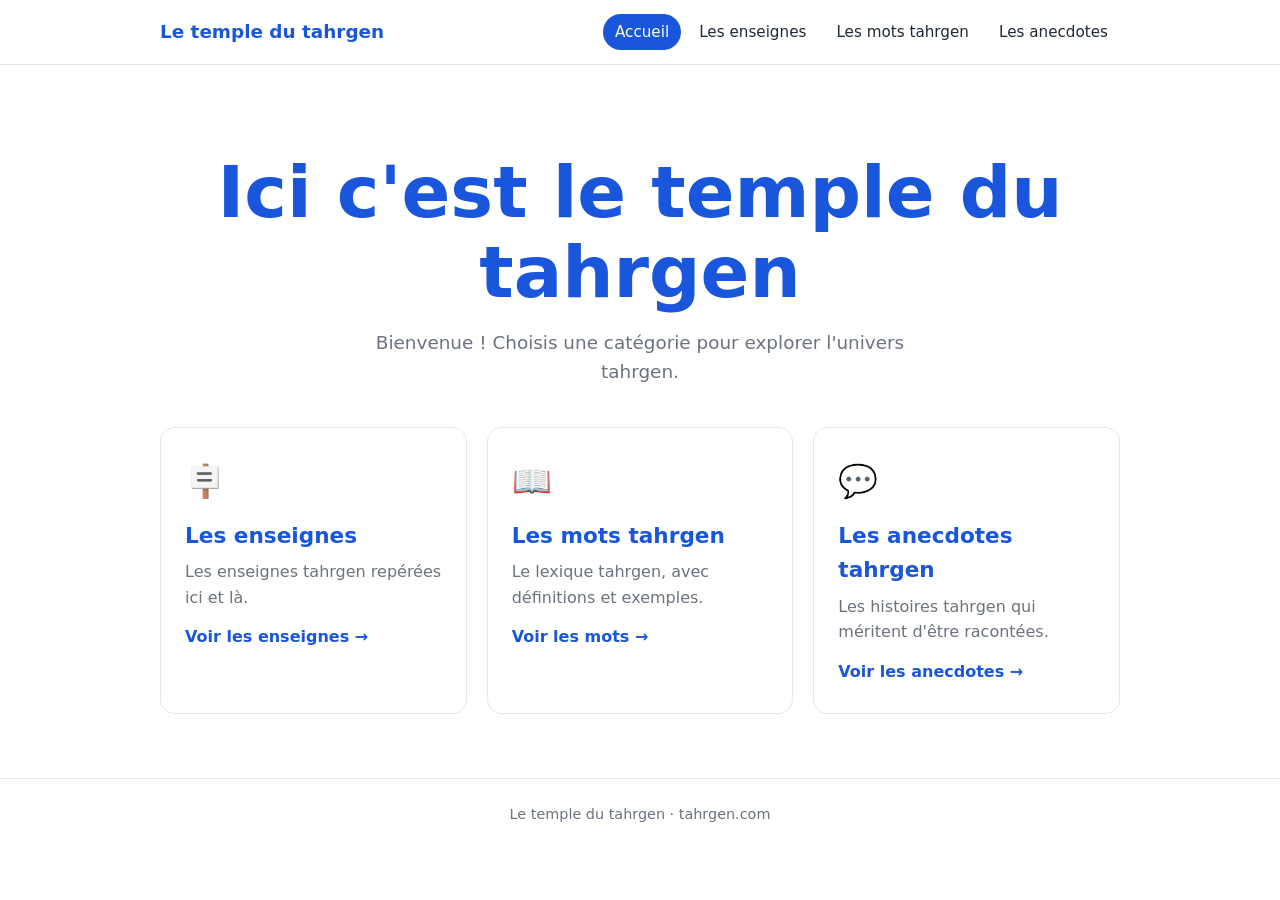
<file: index.html>
<!doctype html>
<html lang="fr">
<head>
  <meta charset="utf-8">
  <meta name="viewport" content="width=device-width, initial-scale=1">
  <title>Le temple du tahrgen</title>
  <link rel="stylesheet" href="style.css">
</head>
<body>
  <header class="entete">
    <div class="entete-interieur">
      <a class="logo" href="index.html">Le temple du tahrgen</a>
      <nav class="nav">
        <a href="index.html" aria-current="page">Accueil</a>
        <a href="enseignes.html">Les enseignes</a>
        <a href="mots.html">Les mots tahrgen</a>
        <a href="anecdotes.html">Les anecdotes</a>
      </nav>
    </div>
  </header>

  <main>
    <section class="accueil-hero">
      <h1>Ici c'est le temple du tahrgen</h1>
      <p>Bienvenue ! Choisis une catégorie pour explorer l'univers tahrgen.</p>
    </section>

    <section class="categories">
      <a class="categorie" href="enseignes.html">
        <div class="icone">🪧</div>
        <h2>Les enseignes</h2>
        <p>Les enseignes tahrgen repérées ici et là.</p>
        <span class="lien">Voir les enseignes →</span>
      </a>
      <a class="categorie" href="mots.html">
        <div class="icone">📖</div>
        <h2>Les mots tahrgen</h2>
        <p>Le lexique tahrgen, avec définitions et exemples.</p>
        <span class="lien">Voir les mots →</span>
      </a>
      <a class="categorie" href="anecdotes.html">
        <div class="icone">💬</div>
        <h2>Les anecdotes tahrgen</h2>
        <p>Les histoires tahrgen qui méritent d'être racontées.</p>
        <span class="lien">Voir les anecdotes →</span>
      </a>
    </section>
  </main>

  <footer class="pied">Le temple du tahrgen · tahrgen.com</footer>
</body>
</html>
</file>
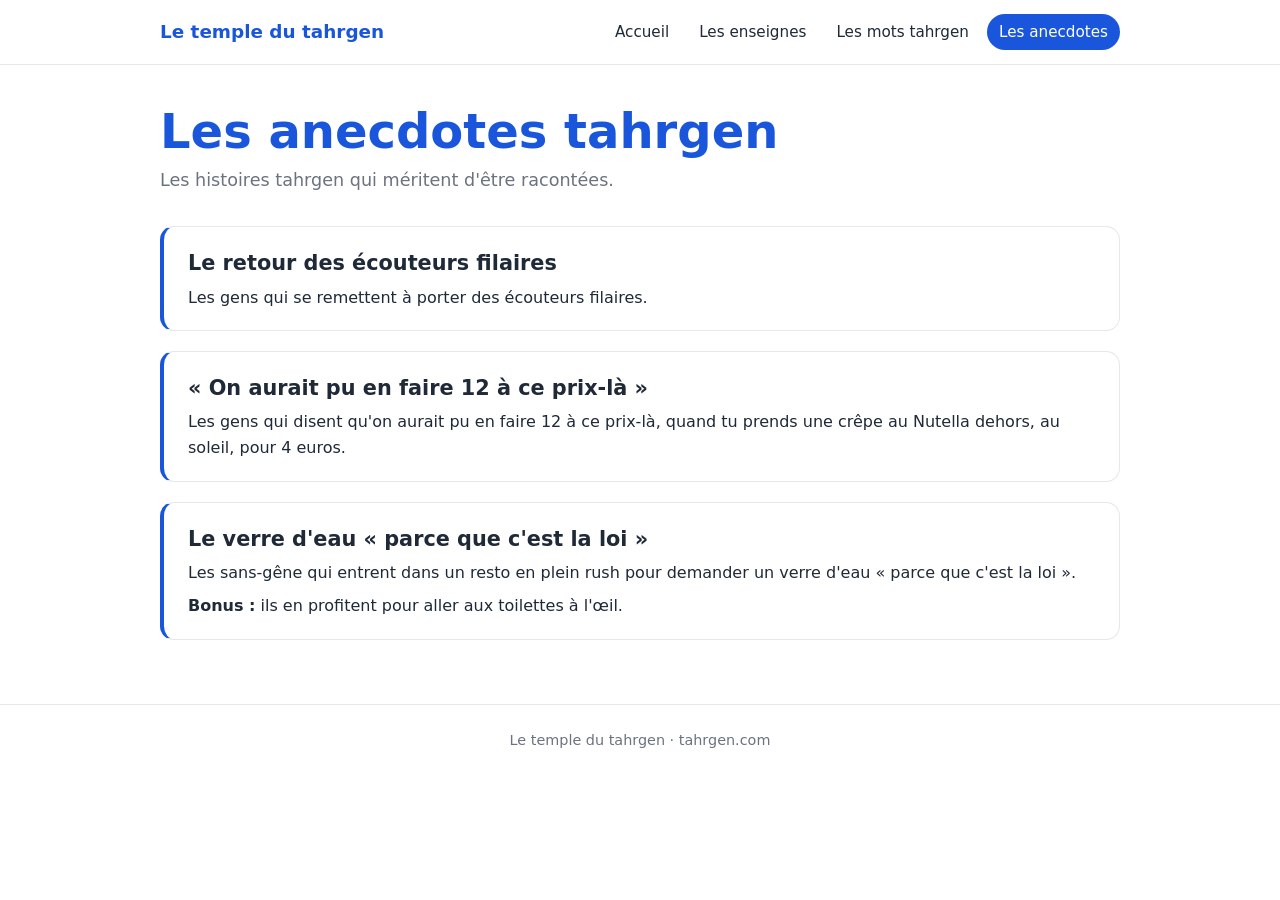
<file: anecdotes.html>
<!doctype html>
<html lang="fr">
<head>
  <meta charset="utf-8">
  <meta name="viewport" content="width=device-width, initial-scale=1">
  <title>Les anecdotes tahrgen · Le temple du tahrgen</title>
  <link rel="stylesheet" href="style.css">
</head>
<body>
  <header class="entete">
    <div class="entete-interieur">
      <a class="logo" href="index.html">Le temple du tahrgen</a>
      <nav class="nav">
        <a href="index.html">Accueil</a>
        <a href="enseignes.html">Les enseignes</a>
        <a href="mots.html">Les mots tahrgen</a>
        <a href="anecdotes.html" aria-current="page">Les anecdotes</a>
      </nav>
    </div>
  </header>

  <main>
    <h1 class="titre-page">Les anecdotes tahrgen</h1>
    <p class="intro">Les histoires tahrgen qui méritent d'être racontées.</p>

    <section class="anecdotes">

      <!--
        POUR AJOUTER UNE ANECDOTE : copie un bloc <article> ci-dessous et modifie-le.
        Tu peux mettre plusieurs paragraphes <p> dans une même anecdote.
      -->

      <article class="anecdote">
        <h2>Le retour des écouteurs filaires</h2>
        <p>Les gens qui se remettent à porter des écouteurs filaires.</p>
      </article>

      <article class="anecdote">
        <h2>« On aurait pu en faire 12 à ce prix-là »</h2>
        <p>Les gens qui disent qu'on aurait pu en faire 12 à ce prix-là, quand tu prends une crêpe au Nutella dehors, au soleil, pour 4 euros.</p>
      </article>

      <article class="anecdote">
        <h2>Le verre d'eau « parce que c'est la loi »</h2>
        <p>Les sans-gêne qui entrent dans un resto en plein rush pour demander un verre d'eau « parce que c'est la loi ».</p>
        <p><strong>Bonus :</strong> ils en profitent pour aller aux toilettes à l'œil.</p>
      </article>

    </section>
  </main>

  <footer class="pied">Le temple du tahrgen · tahrgen.com</footer>
</body>
</html>
</file>
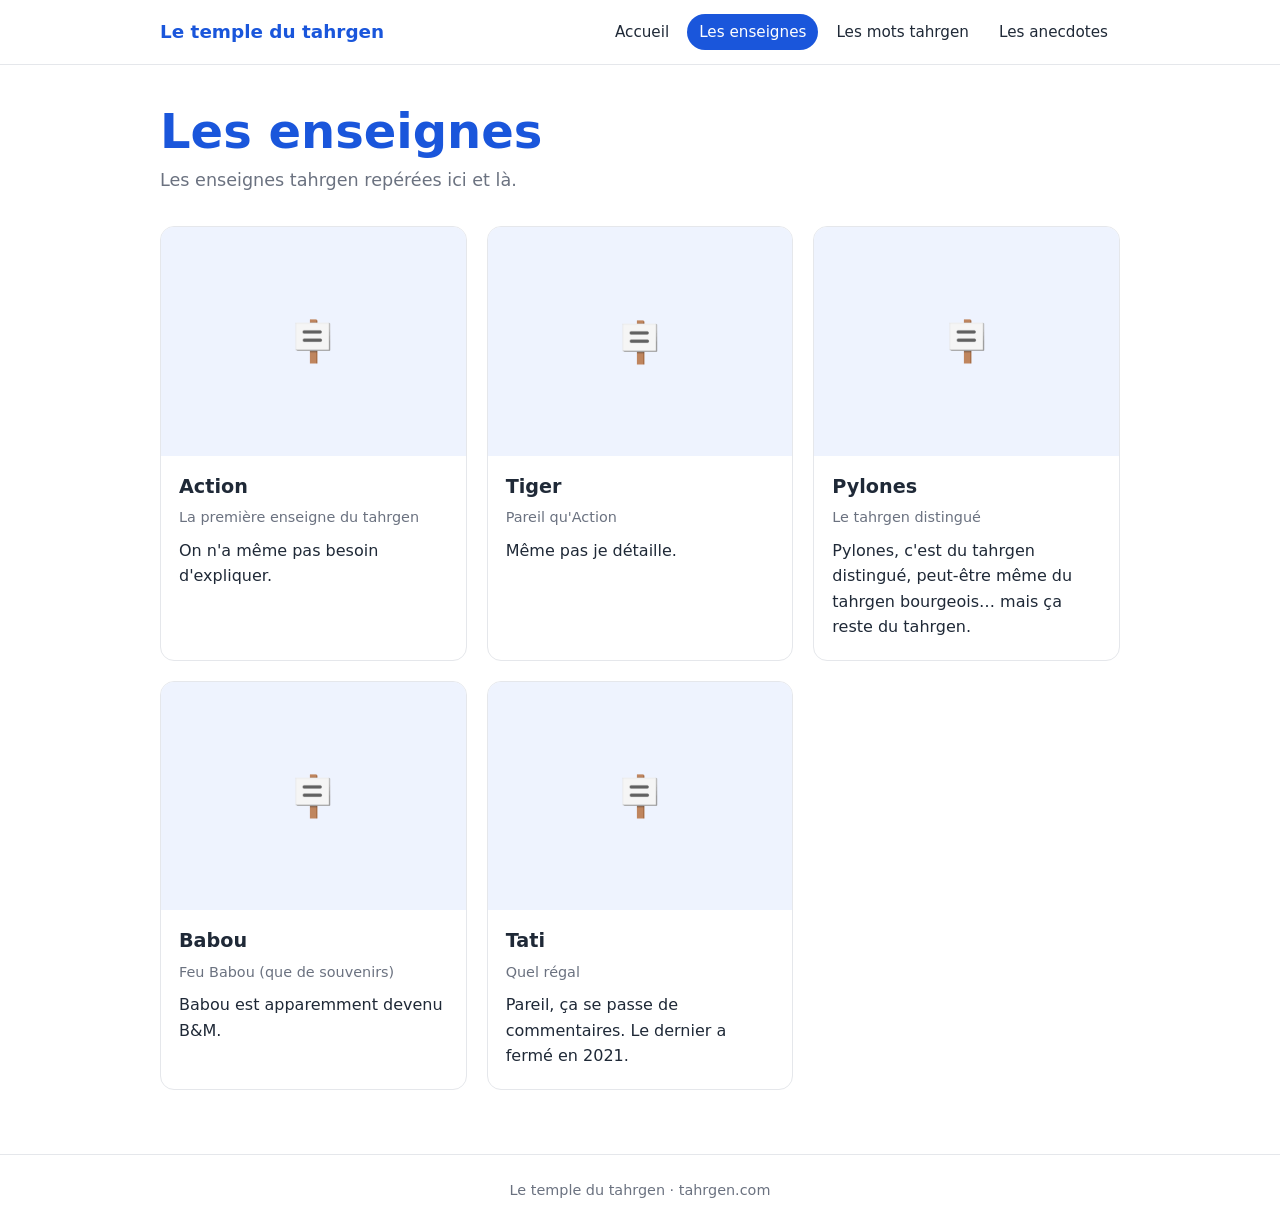
<file: enseignes.html>
<!doctype html>
<html lang="fr">
<head>
  <meta charset="utf-8">
  <meta name="viewport" content="width=device-width, initial-scale=1">
  <title>Les enseignes · Le temple du tahrgen</title>
  <link rel="stylesheet" href="style.css">
</head>
<body>
  <header class="entete">
    <div class="entete-interieur">
      <a class="logo" href="index.html">Le temple du tahrgen</a>
      <nav class="nav">
        <a href="index.html">Accueil</a>
        <a href="enseignes.html" aria-current="page">Les enseignes</a>
        <a href="mots.html">Les mots tahrgen</a>
        <a href="anecdotes.html">Les anecdotes</a>
      </nav>
    </div>
  </header>

  <main>
    <h1 class="titre-page">Les enseignes</h1>
    <p class="intro">Les enseignes tahrgen repérées ici et là.</p>

    <section class="grille">

      <!--
        POUR AJOUTER UNE ENSEIGNE : copie un bloc <article> ci-dessous et modifie-le.
        Photo : mets l'image dans le dossier "images/" puis remplace la ligne
        <div class="sans-photo">🪧</div> par :
        <img src="images/nom-de-la-photo.jpg" alt="Description de la photo">
      -->

      <article class="carte">
        <div class="sans-photo">🪧</div>
        <div class="carte-corps">
          <h2>Action</h2>
          <p class="lieu">La première enseigne du tahrgen</p>
          <p>On n'a même pas besoin d'expliquer.</p>
        </div>
      </article>

      <article class="carte">
        <div class="sans-photo">🪧</div>
        <div class="carte-corps">
          <h2>Tiger</h2>
          <p class="lieu">Pareil qu'Action</p>
          <p>Même pas je détaille.</p>
        </div>
      </article>

      <article class="carte">
        <div class="sans-photo">🪧</div>
        <div class="carte-corps">
          <h2>Pylones</h2>
          <p class="lieu">Le tahrgen distingué</p>
          <p>Pylones, c'est du tahrgen distingué, peut-être même du tahrgen bourgeois… mais ça reste du tahrgen.</p>
        </div>
      </article>

      <article class="carte">
        <div class="sans-photo">🪧</div>
        <div class="carte-corps">
          <h2>Babou</h2>
          <p class="lieu">Feu Babou (que de souvenirs)</p>
          <p>Babou est apparemment devenu B&amp;M.</p>
        </div>
      </article>

      <article class="carte">
        <div class="sans-photo">🪧</div>
        <div class="carte-corps">
          <h2>Tati</h2>
          <p class="lieu">Quel régal</p>
          <p>Pareil, ça se passe de commentaires. Le dernier a fermé en 2021.</p>
        </div>
      </article>

    </section>
  </main>

  <footer class="pied">Le temple du tahrgen · tahrgen.com</footer>
</body>
</html>
</file>
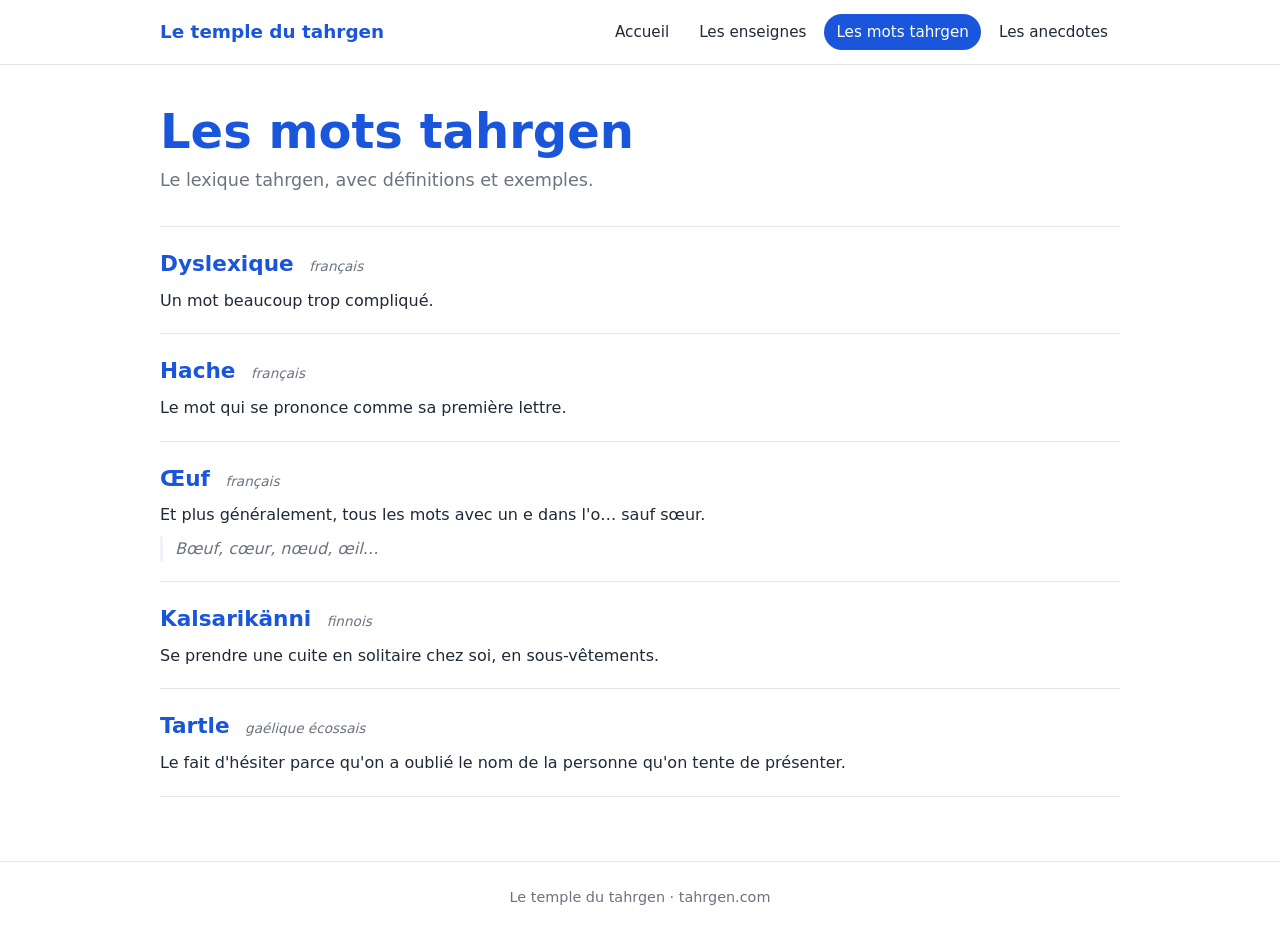
<file: mots.html>
<!doctype html>
<html lang="fr">
<head>
  <meta charset="utf-8">
  <meta name="viewport" content="width=device-width, initial-scale=1">
  <title>Les mots tahrgen · Le temple du tahrgen</title>
  <link rel="stylesheet" href="style.css">
</head>
<body>
  <header class="entete">
    <div class="entete-interieur">
      <a class="logo" href="index.html">Le temple du tahrgen</a>
      <nav class="nav">
        <a href="index.html">Accueil</a>
        <a href="enseignes.html">Les enseignes</a>
        <a href="mots.html" aria-current="page">Les mots tahrgen</a>
        <a href="anecdotes.html">Les anecdotes</a>
      </nav>
    </div>
  </header>

  <main>
    <h1 class="titre-page">Les mots tahrgen</h1>
    <p class="intro">Le lexique tahrgen, avec définitions et exemples.</p>

    <dl class="lexique">

      <!--
        POUR AJOUTER UN MOT : copie un bloc <div class="mot"> ci-dessous et modifie-le.
        La ligne "exemple" est facultative : supprime-la si tu n'en as pas.
      -->

      <div class="mot">
        <dt>Dyslexique <span class="nature">français</span></dt>
        <dd>Un mot beaucoup trop compliqué.</dd>
      </div>

      <div class="mot">
        <dt>Hache <span class="nature">français</span></dt>
        <dd>Le mot qui se prononce comme sa première lettre.</dd>
      </div>

      <div class="mot">
        <dt>Œuf <span class="nature">français</span></dt>
        <dd>
          Et plus généralement, tous les mots avec un e dans l'o… sauf sœur.
          <div class="exemple">Bœuf, cœur, nœud, œil…</div>
        </dd>
      </div>

      <div class="mot">
        <dt>Kalsarikänni <span class="nature">finnois</span></dt>
        <dd>Se prendre une cuite en solitaire chez soi, en sous-vêtements.</dd>
      </div>

      <div class="mot">
        <dt>Tartle <span class="nature">gaélique écossais</span></dt>
        <dd>Le fait d'hésiter parce qu'on a oublié le nom de la personne qu'on tente de présenter.</dd>
      </div>

    </dl>
  </main>

  <footer class="pied">Le temple du tahrgen · tahrgen.com</footer>
</body>
</html>
</file>
<file: style.css>
/* ===== Le temple du tahrgen — feuille de style commune ===== */

:root {
  --bleu: #1a56db;
  --bleu-fonce: #1240a8;
  --bleu-pale: #eef3fe;
  --texte: #1f2937;
  --texte-doux: #6b7280;
  --bord: #e5e7eb;
  --fond: #ffffff;
  --rayon: 14px;
}

* { box-sizing: border-box; }

html, body {
  margin: 0;
  background: var(--fond);
  color: var(--texte);
  font-family: system-ui, -apple-system, "Segoe UI", Roboto, sans-serif;
  line-height: 1.6;
}

a { color: var(--bleu); }

/* ----- En-tête / navigation ----- */
.entete {
  border-bottom: 1px solid var(--bord);
  background: var(--fond);
  position: sticky;
  top: 0;
  z-index: 10;
}
.entete-interieur {
  max-width: 1000px;
  margin: 0 auto;
  padding: 14px 20px;
  display: flex;
  align-items: center;
  justify-content: space-between;
  gap: 16px;
  flex-wrap: wrap;
}
.logo {
  font-weight: 800;
  font-size: 1.15rem;
  color: var(--bleu);
  text-decoration: none;
}
.nav {
  display: flex;
  gap: 6px;
  flex-wrap: wrap;
}
.nav a {
  text-decoration: none;
  color: var(--texte);
  padding: 6px 12px;
  border-radius: 999px;
  font-size: 0.95rem;
}
.nav a:hover { background: var(--bleu-pale); color: var(--bleu); }
.nav a[aria-current="page"] { background: var(--bleu); color: #fff; }

/* ----- Contenu ----- */
main {
  max-width: 1000px;
  margin: 0 auto;
  padding: 40px 20px 64px;
}

.titre-page {
  color: var(--bleu);
  font-size: clamp(2rem, 6vw, 3rem);
  line-height: 1.1;
  margin: 0 0 8px;
}
.intro {
  color: var(--texte-doux);
  font-size: 1.1rem;
  margin: 0 0 32px;
  max-width: 60ch;
}

/* ----- Accueil ----- */
.accueil-hero {
  text-align: center;
  padding: 48px 0 40px;
}
.accueil-hero h1 {
  color: var(--bleu);
  font-size: clamp(2.2rem, 8vw, 4.5rem);
  line-height: 1.1;
  margin: 0 0 16px;
}
.accueil-hero p {
  color: var(--texte-doux);
  font-size: 1.15rem;
  margin: 0 auto;
  max-width: 50ch;
}

.categories {
  display: grid;
  grid-template-columns: repeat(auto-fit, minmax(240px, 1fr));
  gap: 20px;
}
.categorie {
  display: block;
  text-decoration: none;
  color: inherit;
  border: 1px solid var(--bord);
  border-radius: var(--rayon);
  padding: 28px 24px;
  transition: border-color .15s, transform .15s, box-shadow .15s;
}
.categorie:hover {
  border-color: var(--bleu);
  transform: translateY(-2px);
  box-shadow: 0 8px 24px rgba(26, 86, 219, .12);
}
.categorie .icone { font-size: 2rem; }
.categorie h2 {
  color: var(--bleu);
  margin: 12px 0 6px;
  font-size: 1.35rem;
}
.categorie p { margin: 0; color: var(--texte-doux); }
.categorie .lien { display: inline-block; margin-top: 14px; font-weight: 600; color: var(--bleu); }

/* ----- Les enseignes (grille de cartes avec photo) ----- */
.grille {
  display: grid;
  grid-template-columns: repeat(auto-fill, minmax(260px, 1fr));
  gap: 20px;
}
.carte {
  border: 1px solid var(--bord);
  border-radius: var(--rayon);
  overflow: hidden;
  background: var(--fond);
}
.carte img,
.carte .sans-photo {
  width: 100%;
  aspect-ratio: 4 / 3;
  object-fit: cover;
  display: block;
  background: var(--bleu-pale);
}
.carte .sans-photo {
  display: flex;
  align-items: center;
  justify-content: center;
  color: var(--bleu);
  font-size: 2.5rem;
}
.carte-corps { padding: 16px 18px 20px; }
.carte h2 { margin: 0 0 4px; font-size: 1.2rem; }
.carte .lieu { color: var(--texte-doux); font-size: 0.9rem; margin: 0 0 8px; }
.carte p { margin: 0; }

/* ----- Les mots (lexique) ----- */
.lexique { margin: 0; }
.mot {
  border-bottom: 1px solid var(--bord);
  padding: 20px 0;
}
.mot:first-child { border-top: 1px solid var(--bord); }
.mot dt {
  font-size: 1.35rem;
  font-weight: 700;
  color: var(--bleu);
}
.mot dt .nature {
  font-size: 0.85rem;
  font-weight: 400;
  font-style: italic;
  color: var(--texte-doux);
  margin-left: 8px;
}
.mot dd { margin: 6px 0 0; }
.mot .exemple {
  margin-top: 8px;
  padding-left: 12px;
  border-left: 3px solid var(--bleu-pale);
  font-style: italic;
  color: var(--texte-doux);
}

/* ----- Les anecdotes ----- */
.anecdotes { display: grid; gap: 20px; }
.anecdote {
  border: 1px solid var(--bord);
  border-left: 4px solid var(--bleu);
  border-radius: var(--rayon);
  padding: 20px 24px;
}
.anecdote h2 { margin: 0 0 4px; font-size: 1.3rem; }
.anecdote .date { color: var(--texte-doux); font-size: 0.9rem; margin: 0 0 10px; }
.anecdote p { margin: 0 0 8px; }
.anecdote p:last-child { margin-bottom: 0; }

/* ----- Pied de page ----- */
.pied {
  border-top: 1px solid var(--bord);
  text-align: center;
  color: var(--texte-doux);
  font-size: 0.9rem;
  padding: 24px 20px;
}
</file>
